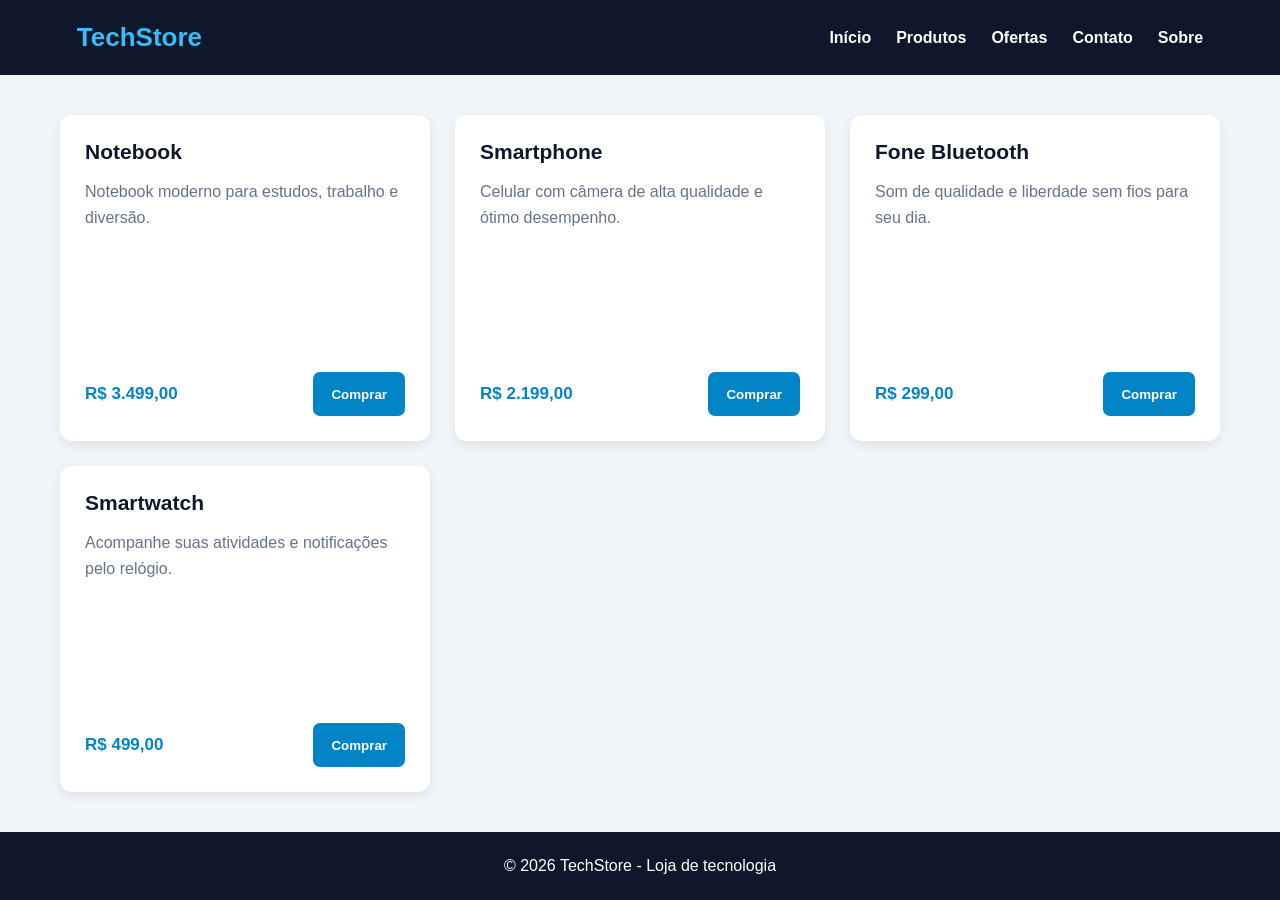
<file: DesafioFinal/index.html>
<!DOCTYPE html>
<html lang="pt-BR">
<head>
    <meta charset="UTF-8">
    <meta name="viewport" content="width=device-width, initial-scale=1.0">
    <title>TechStore | Loja de Tecnologia</title>
    <link rel="stylesheet" href="style.css">
</head>
<body>

    <header>
        <div class="logo">TechStore</div>

        <nav>
            <a href="#">Início</a>
            <a href="#">Produtos</a>
            <a href="#">Ofertas</a>
            <a href="#">Contato</a>
             <a href="#">Sobre</a>
        </nav>
    </header>

    <main>
        <section class="card">
            <h2>Notebook</h2>
            <p>Notebook moderno para estudos, trabalho e diversão.</p>
            <div class="preco">
                <span>R$ 3.499,00</span>
                <button>Comprar</button>
            </div>
        </section>

        <section class="card">
            <h2>Smartphone</h2>
            <p>Celular com câmera de alta qualidade e ótimo desempenho.</p>
            <div class="preco">
                <span>R$ 2.199,00</span>
                <button>Comprar</button>
            </div>
        </section>

        <section class="card">
            <h2>Fone Bluetooth</h2>
            <p>Som de qualidade e liberdade sem fios para seu dia.</p>
            <div class="preco">
                <span>R$ 299,00</span>
                <button>Comprar</button>
            </div>
        </section>

        <section class="card">
            <h2>Smartwatch</h2>
            <p>Acompanhe suas atividades e notificações pelo relógio.</p>
            <div class="preco">
                <span>R$ 499,00</span>
                <button>Comprar</button>
            </div>
        </section>
    </main>

    <footer>
        <p>© 2026 TechStore - Loja de tecnologia</p>
    </footer>

</body>
</html>
</file>
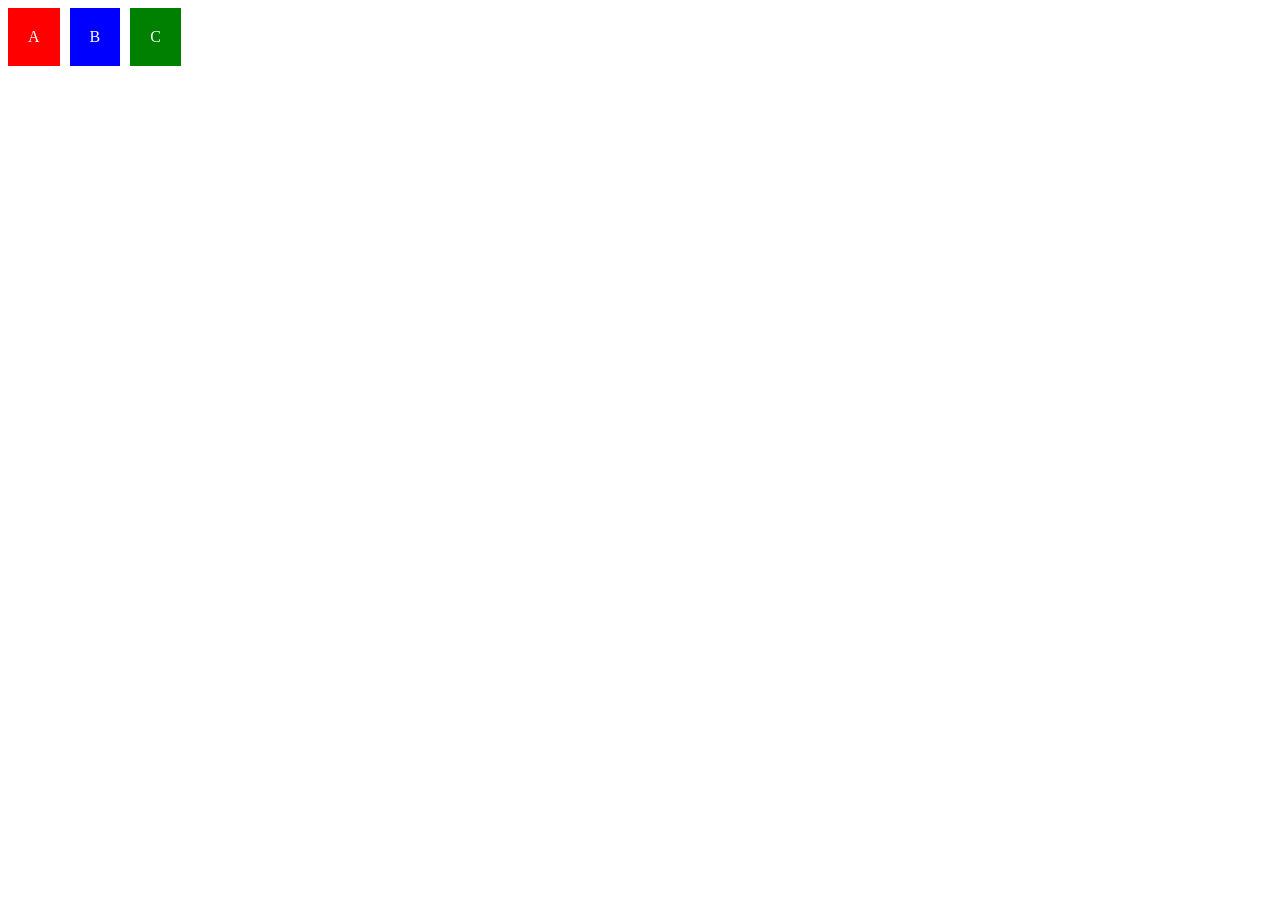
<file: MissãoF1/index.html>
<!DOCTYPE html>
<html lang="en">
<head>
    <meta charset="UTF-8">
    <meta name="viewport" content="width=device-width, initial-scale=1.0">
    <title>MissãoF1</title>
     <link rel="stylesheet" href="style.css">
</head>
<body>
  <div class="linha">
  <div class="item">A</div>
  <div class="item">B</div>
  <div class="item">C</div>
</div>
</body>
</html>
</file>
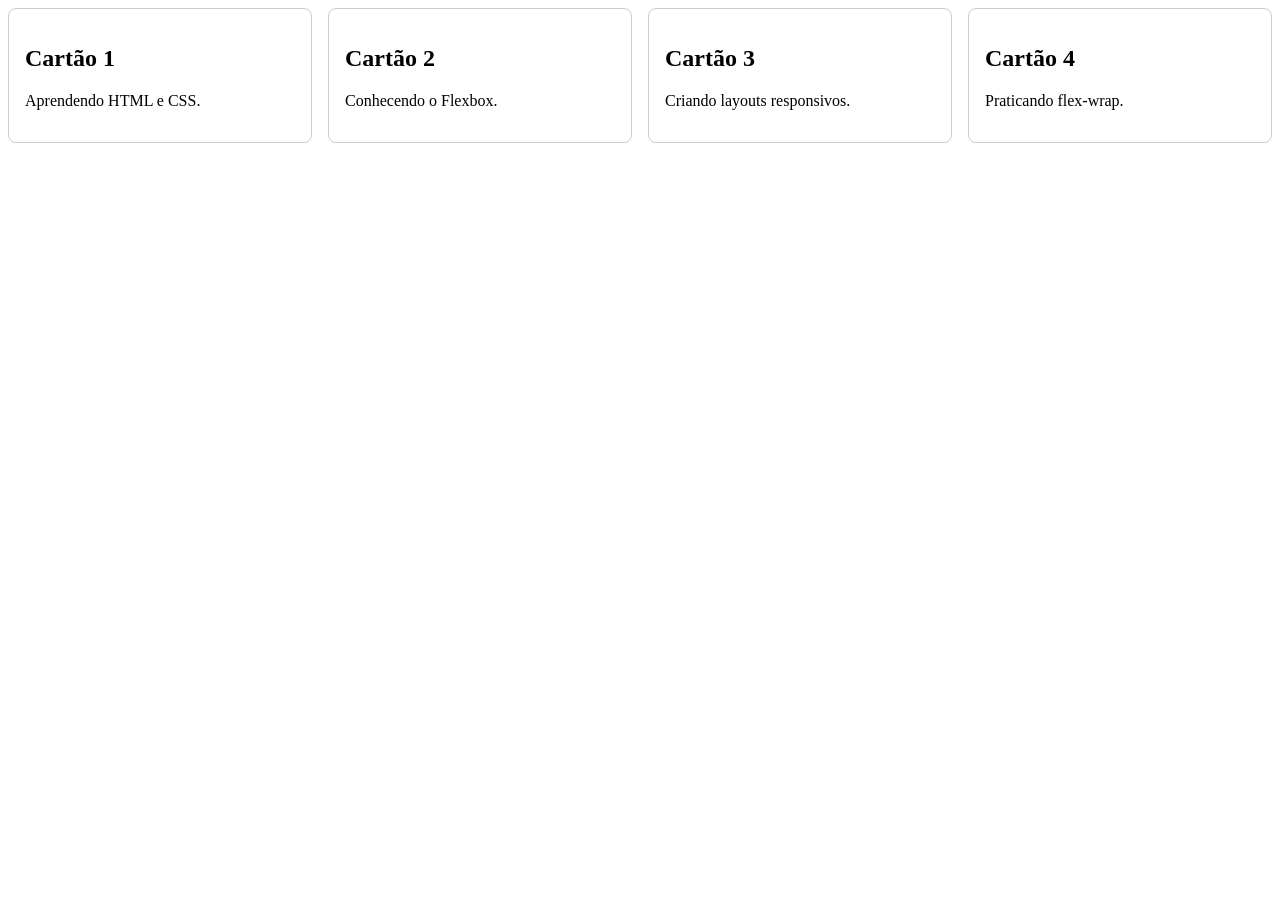
<file: MissãoF3/index.html>
<!DOCTYPE html>
<html lang="pt-BR">
<head>
  <meta charset="UTF-8">
  <meta name="viewport" content="width=device-width, initial-scale=1.0">
  <title>MissãoF3</title>
  <link rel="stylesheet" href="style.css">
</head>
<body>

  <div class="lista">

    <div class="cartao">
      <h2>Cartão 1</h2>
      <p>Aprendendo HTML e CSS.</p>
    </div>

    <div class="cartao">
      <h2>Cartão 2</h2>
      <p>Conhecendo o Flexbox.</p>
    </div>

    <div class="cartao">
      <h2>Cartão 3</h2>
      <p>Criando layouts responsivos.</p>
    </div>

    <div class="cartao">
      <h2>Cartão 4</h2>
      <p>Praticando flex-wrap.</p>
    </div>

  </div>

</body>
</html>

</body>
</html>
</file>
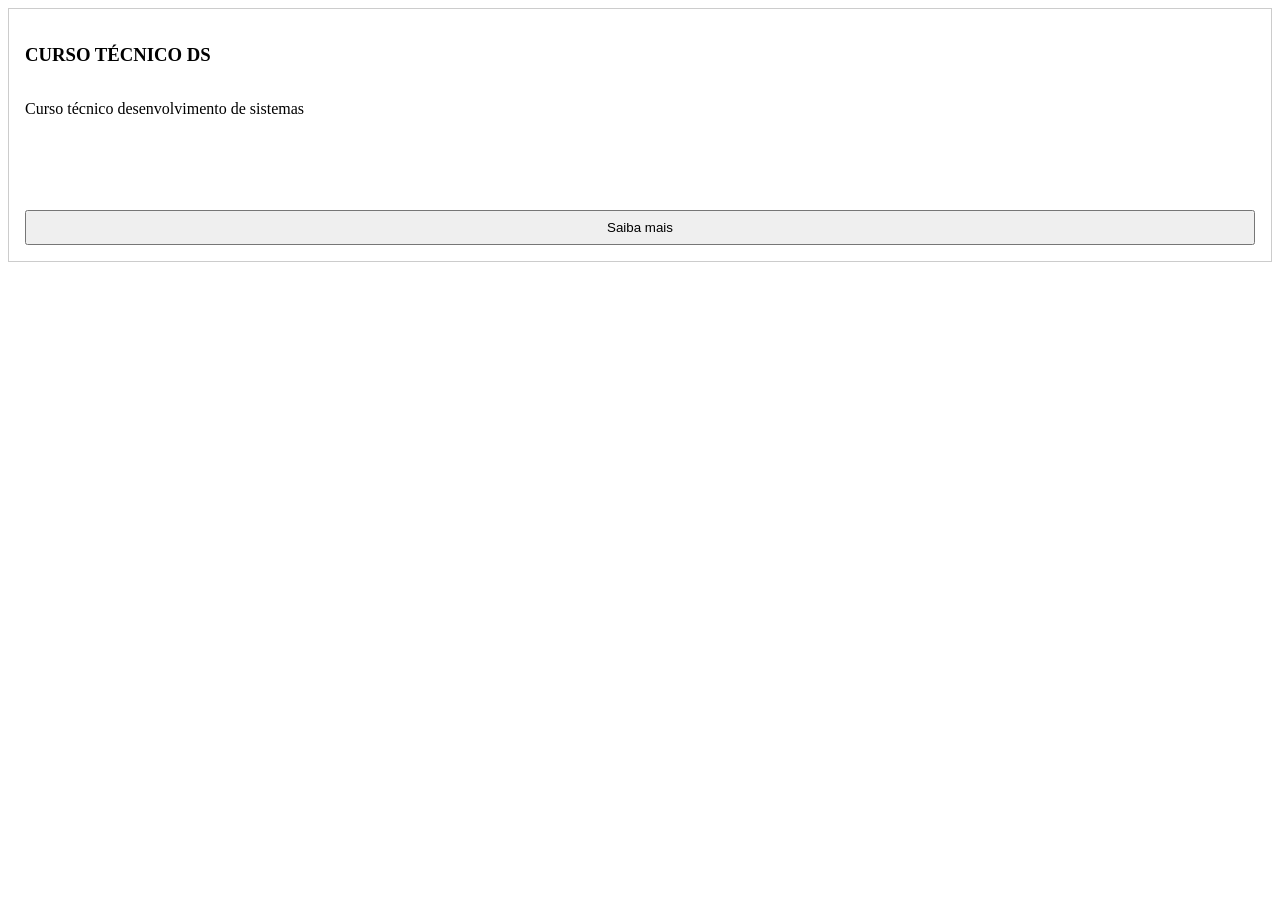
<file: MissãoF4/index.html>
<!DOCTYPE html>
<html lang="en">
<head>
    <meta charset="UTF-8">
    <meta name="viewport" content="width=device-width, initial-scale=1.0">
    <title>MissãoF4</title>
    <link rel="stylesheet" href="style.css">
</head>
<body>
   <div class="cartao">
  <h3>CURSO TÉCNICO DS</h3>
  <p>Curso técnico desenvolvimento de sistemas</p>
  <button>Saiba mais</button>
</div> 
</body>
</html>
</file>
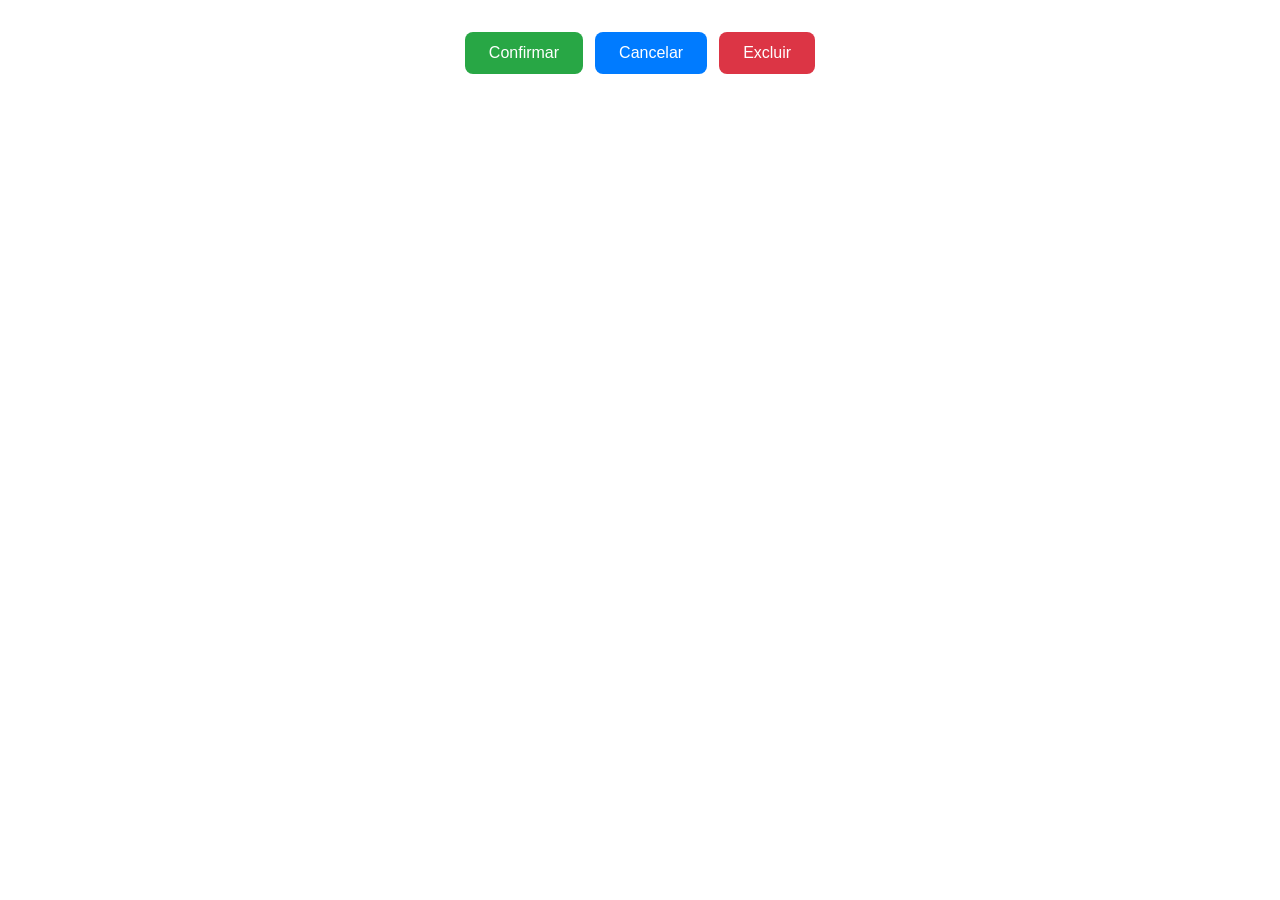
<file: MissãoF5/index.html>
<!DOCTYPE html>
<html lang="pt-BR">
<head>
    <meta charset="UTF-8">
    <meta name="viewport" content="width=device-width, initial-scale=1.0">
    <title>MissãoF5</title>
    <link rel="stylesheet" href="style.css">
</head>
<body>

    <div class="grupo">
        <button class="confirmar">Confirmar</button>
        <button class="cancelar">Cancelar</button>
        <button class="excluir">Excluir</button>
    </div>

</body>
</html>
</file>
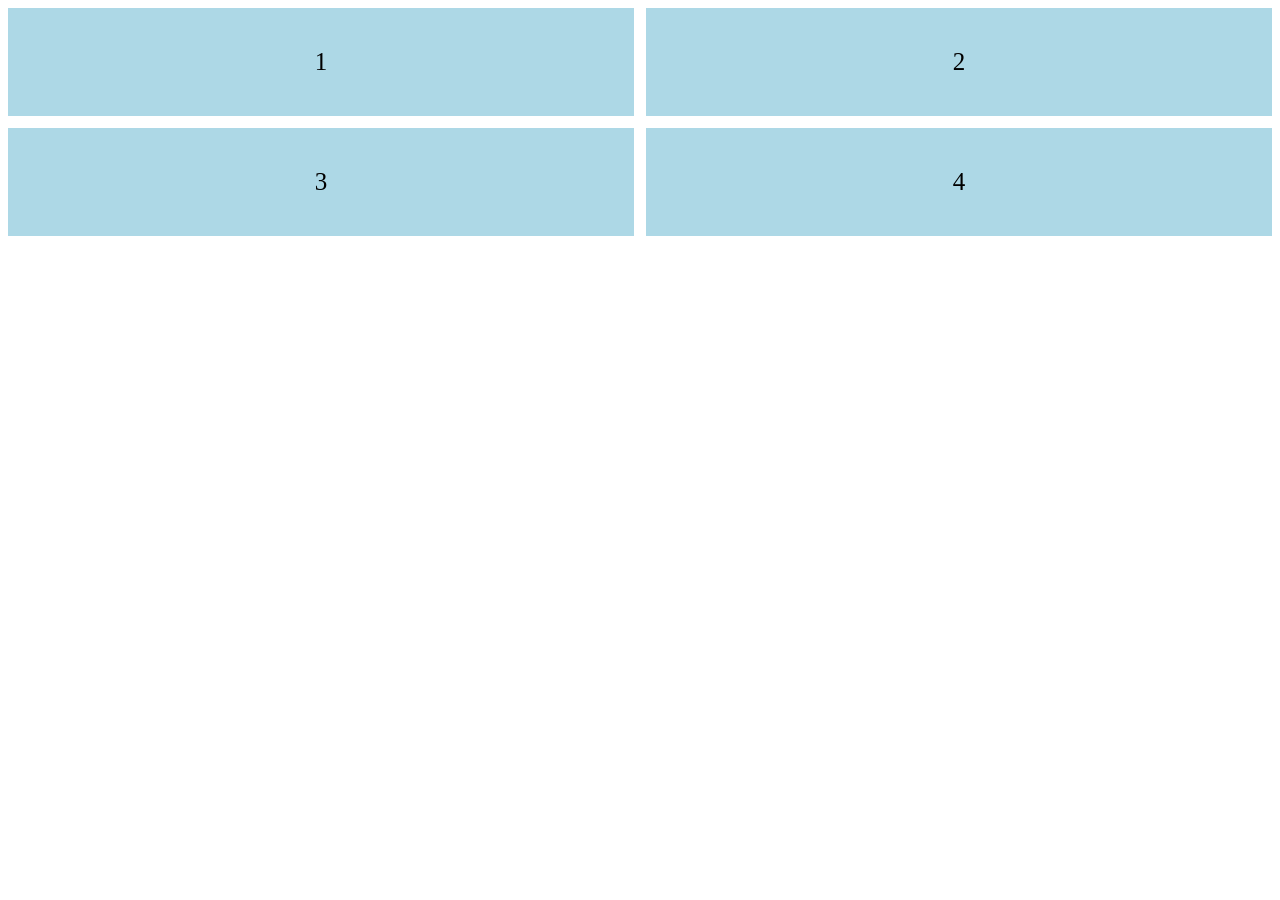
<file: MissãoG1/index.html>
<!DOCTYPE html>
<html lang="pt-BR">
<head>
    <meta charset="UTF-8">
    <meta name="viewport" content="width=device-width, initial-scale=1.0">
    <title>MissãoG1</title>
    <link rel="stylesheet" href="style.css">
</head>
<body>

    <div class="grade">
        <div class="caixa">1</div>
        <div class="caixa">2</div>
        <div class="caixa">3</div>
        <div class="caixa">4</div>
    </div>

</body>
</html>
</file>
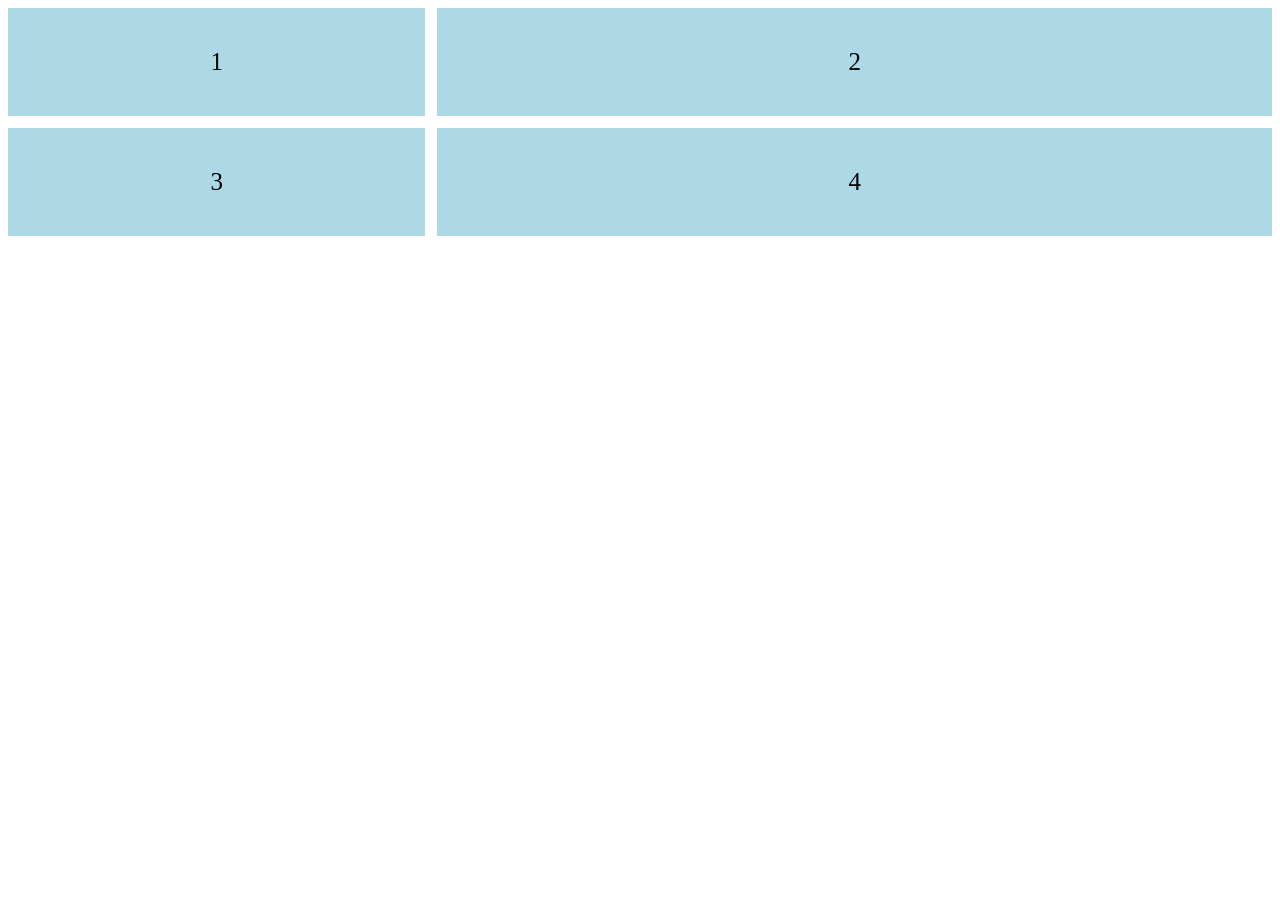
<file: MissãoG2/index.html>
<!DOCTYPE html>
<html lang="pt-BR">
<head>
    <meta charset="UTF-8">
    <meta name="viewport" content="width=device-width, initial-scale=1.0">
    <title>MissãoG2</title>
    <link rel="stylesheet" href="style.css">
</head>
<body>

    <div class="grade">
        <div class="caixa">1</div>
        <div class="caixa">2</div>
        <div class="caixa">3</div>
        <div class="caixa">4</div>
    </div>

</body>
</html>
</file>
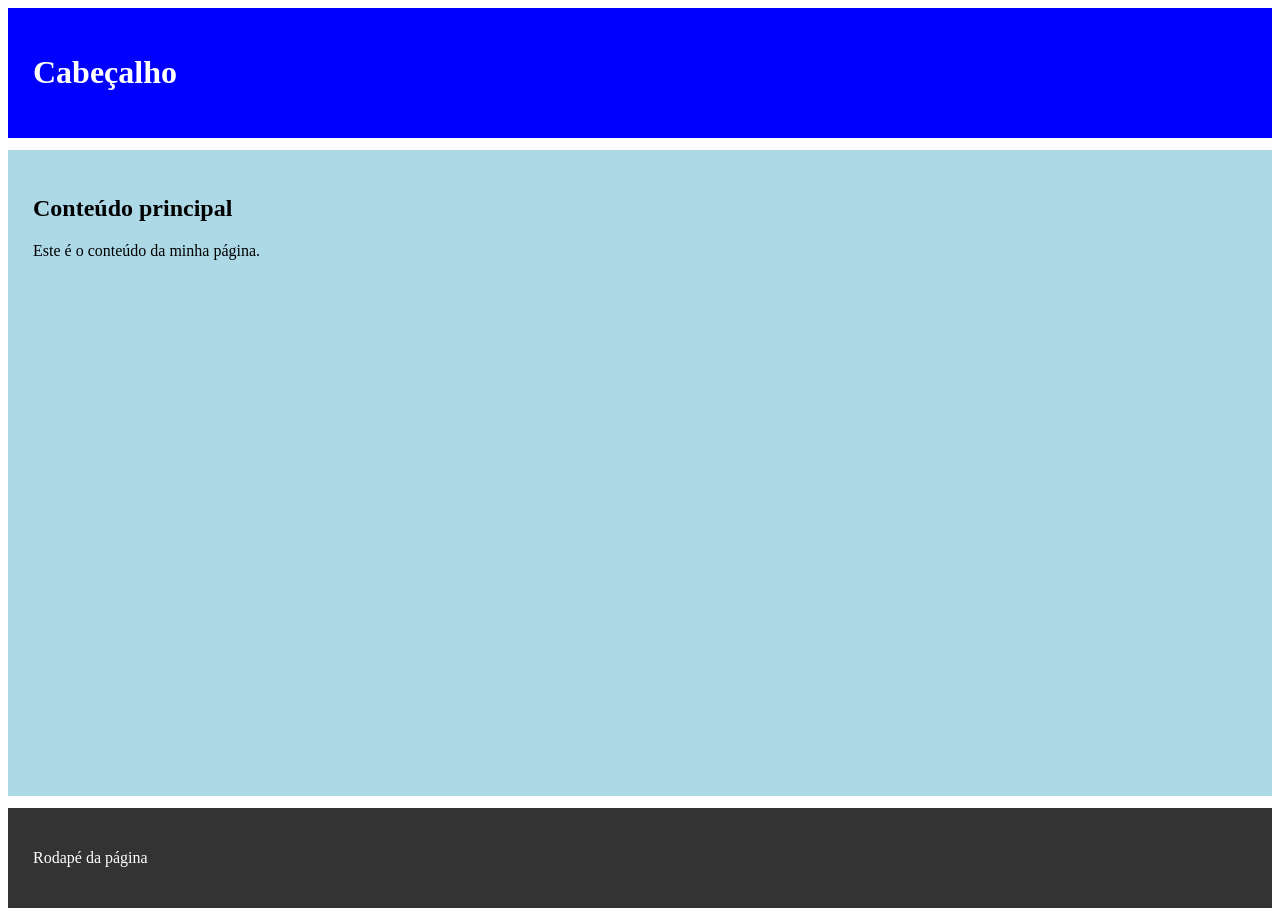
<file: MissãoG3/index.html>
<!DOCTYPE html>
<html lang="pt-BR">
<head>
    <meta charset="UTF-8">
    <meta name="viewport" content="width=device-width, initial-scale=1.0">
    <title>MissãoG3</title>
    <link rel="stylesheet" href="style.css">
</head>
<body>

    <div class="pagina">
        <header>
            <h1>Cabeçalho</h1>
        </header>

        <main>
            <h2>Conteúdo principal</h2>
            <p>Este é o conteúdo da minha página.</p>
        </main>

        <footer>
            <p>Rodapé da página</p>
        </footer>
    </div>

</body>
</html>
</file>
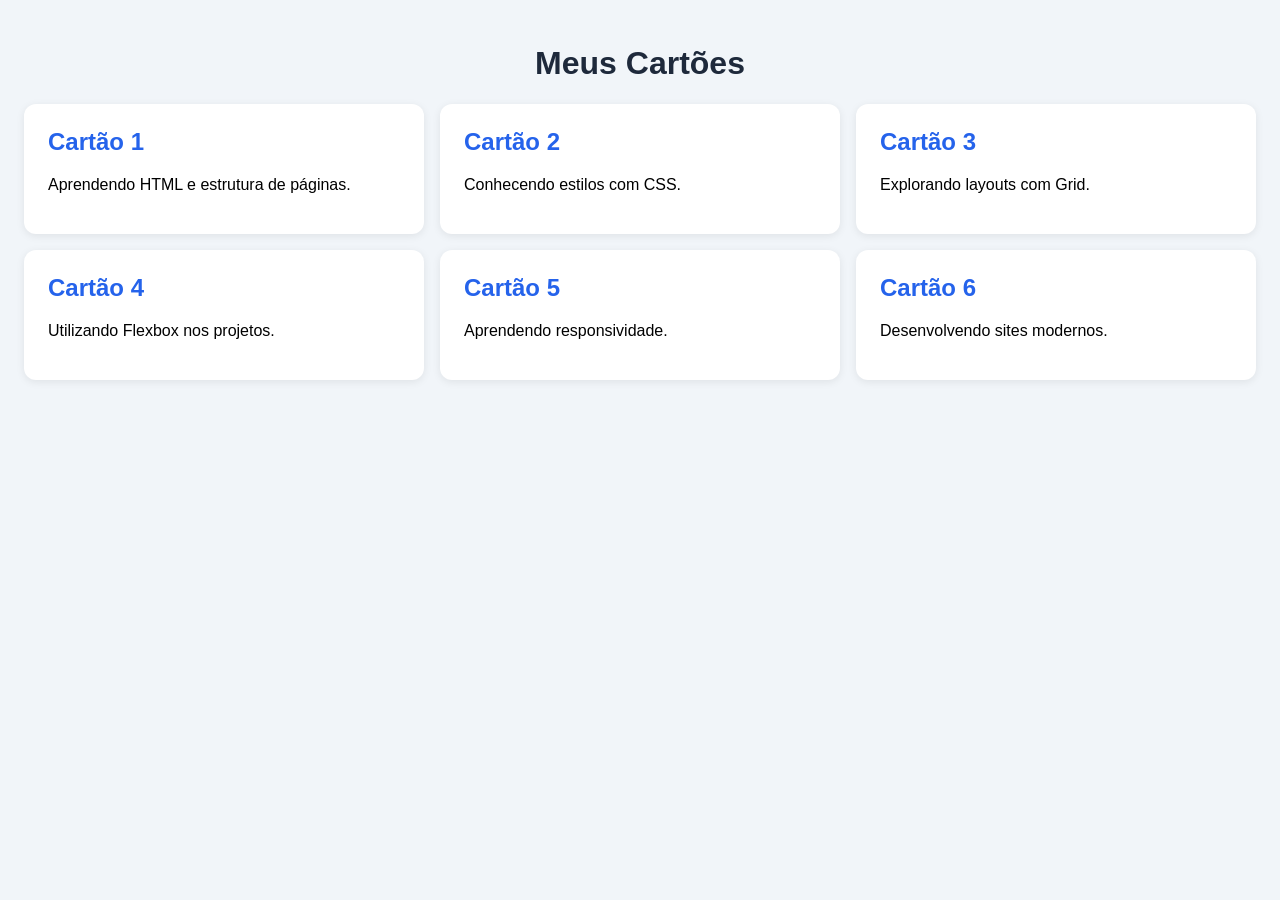
<file: MissãoG4/index.html>
<!DOCTYPE html>
<html lang="pt-BR">
<head>
  <meta charset="UTF-8">
  <meta name="viewport" content="width=device-width, initial-scale=1.0">
  <title>MissãoG4</title>
   <link rel="stylesheet" href="style.css">
</head>
<body>
  <h1>Meus Cartões</h1>

  <div class="grade">

    <div class="cartao">
      <h2>Cartão 1</h2>
      <p>Aprendendo HTML e estrutura de páginas.</p>
    </div>

    <div class="cartao">
      <h2>Cartão 2</h2>
      <p>Conhecendo estilos com CSS.</p>
    </div>

    <div class="cartao">
      <h2>Cartão 3</h2>
      <p>Explorando layouts com Grid.</p>
    </div>

    <div class="cartao">
      <h2>Cartão 4</h2>
      <p>Utilizando Flexbox nos projetos.</p>
    </div>

    <div class="cartao">
      <h2>Cartão 5</h2>
      <p>Aprendendo responsividade.</p>
    </div>

    <div class="cartao">
      <h2>Cartão 6</h2>
      <p>Desenvolvendo sites modernos.</p>
    </div>
  </div>
</body>
</html>
</file>
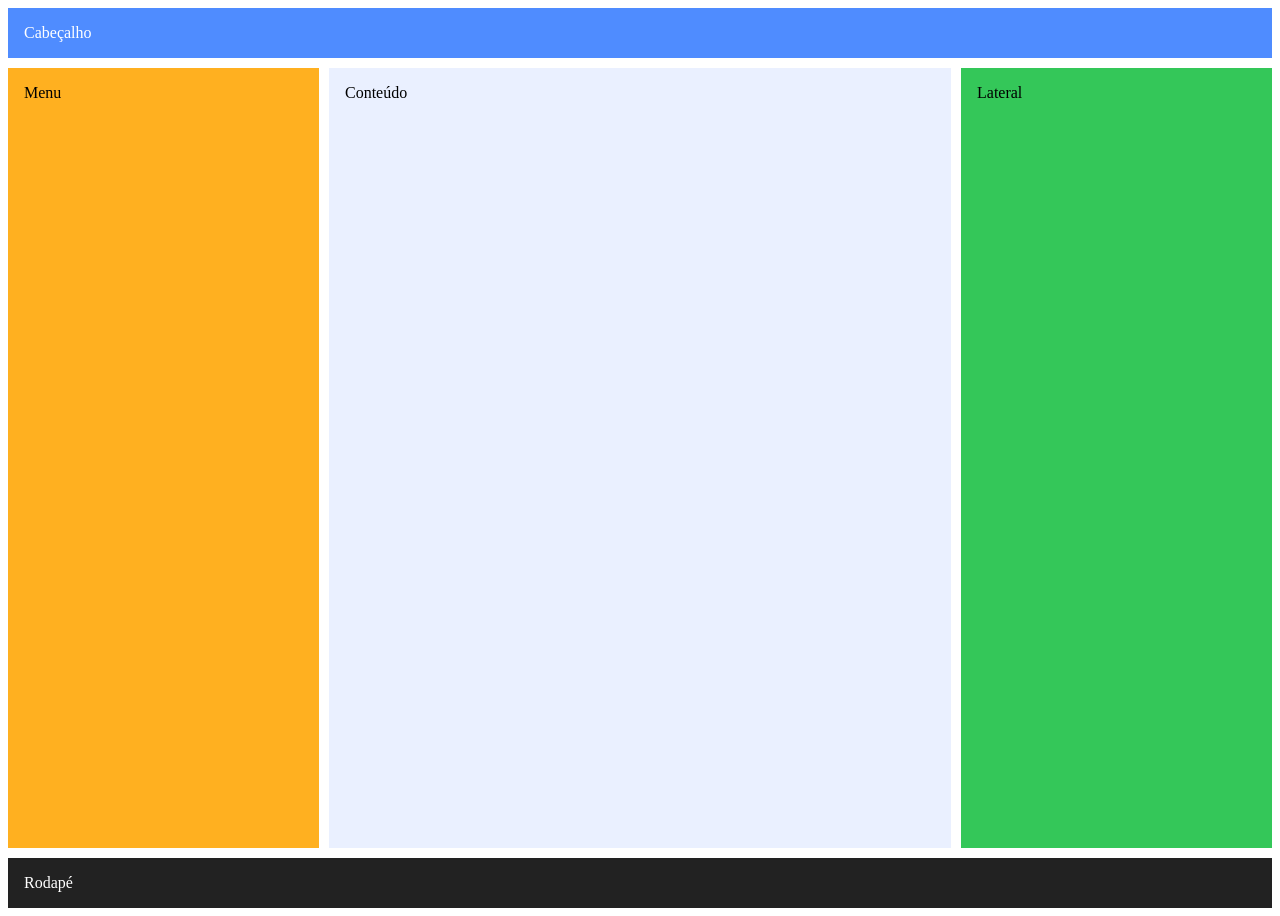
<file: MissãoG5/index.html>
<!DOCTYPE html>
<html lang="en">
<head>
    <meta charset="UTF-8">
    <meta name="viewport" content="width=device-width, initial-scale=1.0">
    <title>MissãoG5</title>
    <link rel="stylesheet" href="style.css">
</head>
<body>
    <div class="pagina">
  <header>Cabeçalho</header>
  <nav>Menu</nav>
  <main>Conteúdo</main>
  <aside>Lateral</aside>
  <footer>Rodapé</footer>
</div>
</body>
</html>
</file>
<file: DesafioFinal/style.css>
* {
    box-sizing: border-box;
    margin: 0;
    padding: 0;
}

body {
    font-family: Arial, Helvetica, sans-serif;
    background-color: #f1f5f9;
    color: #1e293b;
    min-height: 100vh;
    display: flex;
    flex-direction: column;
}

header {
    background-color: #0f172a;
    color: white;
    padding: 22px 6%;
    display: flex;
    justify-content: space-between;
    align-items: center;
    gap: 20px;
}

.logo {
    font-size: 26px;
    font-weight: bold;
    color: #38bdf8;
}

nav {
    display: flex;
    gap: 25px;
}

nav a {
    color: white;
    text-decoration: none;
    font-weight: bold;
    transition: color 0.3s;
}

nav a:hover {
    color: #38bdf8;
}

main {
    width: 100%;
    max-width: 1200px;
    margin: 40px auto;
    padding: 0 20px;

    display: grid;
    grid-template-columns: repeat(3, 1fr);
    gap: 25px;

    flex: 1;
}

.card {
    background-color: white;
    padding: 25px;
    border-radius: 12px;
    box-shadow: 0 4px 12px rgba(0, 0, 0, 0.08);

    display: flex;
    flex-direction: column;
    gap: 15px;

    transition: transform 0.3s;
}

.card:hover {
    transform: translateY(-5px);
}

.card h2 {
    color: #0f172a;
    font-size: 21px;
}

.card p {
    color: #64748b;
    line-height: 1.6;
    flex: 1;
}

.preco {
    display: flex;
    justify-content: space-between;
    align-items: center;
    gap: 10px;
    flex-wrap: wrap;
}

.preco span {
    color: #0284c7;
    font-weight: bold;
    font-size: 17px;
}

button {
    background-color: #0284c7;
    color: white;
    border: none;
    padding: 12px 18px;
    min-height: 44px;
    border-radius: 7px;
    cursor: pointer;
    font-weight: bold;
}

button:hover {
    background-color: #0369a1;
}

footer {
    background-color: #0f172a;
    color: white;
    padding: 25px;
    text-align: center;

    display: flex;
    justify-content: center;
    align-items: center;
}

@media (max-width: 768px) {
    main {
        grid-template-columns: repeat(2, 1fr);
    }

    header {
        flex-direction: column;
    }

    nav {
        justify-content: center;
        flex-wrap: wrap;
        gap: 15px;
    }
}

@media (max-width: 480px) {
    main {
        grid-template-columns: 1fr;
        margin: 25px auto;
        padding: 0 16px;
        gap: 18px;
    }

    header {
        padding: 20px 15px;
    }

    nav {
        flex-direction: column;
        align-items: center;
        gap: 12px;
    }

    nav a {
        padding: 5px;
    }

    .card {
        padding: 20px;
    }

    .preco {
        flex-direction: column;
        align-items: stretch;
    }

    button {
        width: 100%;
        min-height: 44px;
    }

    footer {
        font-size: 13px;
        padding: 20px 12px;
    }
}
</file>
<file: MissãoF1/style.css>
.linha {
  display: flex;
  gap: 10px;
}

.item {
  padding: 20px;
  color: white;
}

.item:nth-child(1) {
  background: red;
}

.item:nth-child(2) {
  background: blue;
}

.item:nth-child(3) {
  background: green;
}
</file>
<file: MissãoF3/style.css>
.lista {
  display: flex;
  flex-wrap: wrap;
  gap: 16px;
}

.cartao {
  flex: 1 1 220px;
  padding: 16px;
  border: 1px solid #ccc;
  border-radius: 8px;
  box-sizing: border-box;
}
</file>
<file: MissãoF4/style.css>
.cartao {
  display: flex;
  flex-direction: column;   
  min-height: 220px;        
  padding: 16px;
  border: 1px solid #ccc;
}

.cartao button {
  margin-top: auto;
  padding: 8px 16px;
}
</file>
<file: MissãoF5/style.css>
.grupo {
    display: flex;
    justify-content: center;
    align-items: center;
    gap: 12px;
    flex-wrap: wrap;
    padding: 24px;
}

button {
    border: none;
    padding: 12px 24px;
    color: white;
    font-size: 16px;
    border-radius: 8px;
    cursor: pointer;
}

.confirmar {
    background-color: #28a745;
}

.cancelar {
    background-color: #007bff;
}

.excluir {
    background-color: #dc3545;
}
</file>
<file: MissãoG1/style.css>
.grade {
    display: grid;
    grid-template-columns: 1fr 1fr;
    gap: 12px;
}

.caixa {
    background-color: lightblue;
    padding: 40px;
    text-align: center;
    font-size: 25px;
}
</file>
<file: MissãoG2/style.css>
.grade {
    display: grid;
    grid-template-columns: 1fr 2fr;
    gap: 12px;
}

.caixa {
    background-color: lightblue;
    padding: 40px;
    text-align: center;
    font-size: 25px;
}
</file>
<file: MissãoG3/style.css>
.pagina {
    display: grid;
    grid-template-rows: auto 1fr auto;
    gap: 12px;
    min-height: 100vh;
}

header {
    background-color: blue;
    color: white;
    padding: 25px;
}

main {
    background-color: lightblue;
    color: black;
    padding: 25px;
}

footer {
    background-color: #333;
    color: white;
    padding: 25px;
}
</file>
<file: MissãoG4/style.css>
* {
      box-sizing: border-box;
    }

    body {
      font-family: Arial, sans-serif;
      margin: 0;
      padding: 24px;
      background: #f1f5f9;
    }

    h1 {
      text-align: center;
      color: #1e293b;
    }

    .grade {
      display: grid;
      grid-template-columns: 1fr;
      gap: 16px;
    }

    .cartao {
      background: white;
      padding: 24px;
      border-radius: 12px;
      box-shadow: 0 2px 8px rgba(0,0,0,0.08);
      min-width: 0;
    }

    .cartao h2 {
      color: #2563eb;
      margin-top: 0;
    }

    /* Tablets: 2 colunas */
    @media (min-width: 600px) {
      .grade {
        grid-template-columns: 1fr 1fr;
      }
    }

    /* Desktops: 3 colunas */
    @media (min-width: 1000px) {
      .grade {
        grid-template-columns: repeat(3, 1fr);
      }
    }
</file>
<file: MissãoG5/style.css>
.pagina {
  display: grid;
  grid-template-areas:
    "cab cab cab"
    "menu main lado"   
    "pe   pe   pe";   
  grid-template-columns: 1fr 2fr 1fr;
  grid-template-rows: auto 1fr auto;
  gap: 10px;
  min-height: 100vh;
}

header { grid-area: cab;  background: #4f8cff; color: #fff; padding: 16px; }
nav    { grid-area: menu; background: #ffb020; padding: 16px; }
main   { grid-area: main; background: #eaf0ff; padding: 16px; }
aside  { grid-area: lado; background: #34c759; padding: 16px; }
footer { grid-area: pe;   background: #222; color: #fff; padding: 16px; }
</file>
